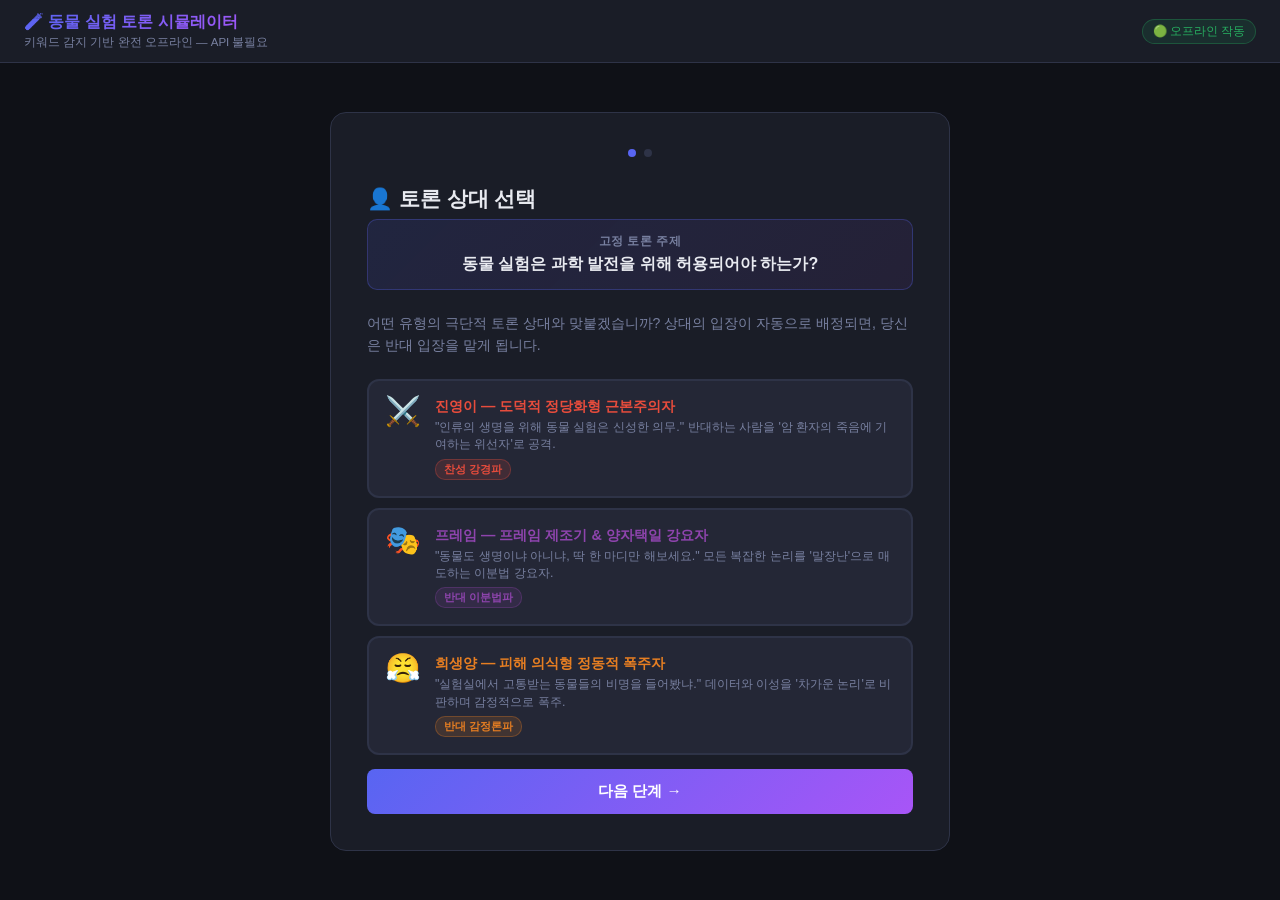
<file: debate-simulator-v2.html>
<!DOCTYPE html>
<html lang="ko">
<head>
<meta charset="UTF-8">
<meta name="viewport" content="width=device-width, initial-scale=1.0">
<title>🧪 동물 실험 토론 시뮬레이터 — 완전 오프라인</title>
<style>
*{box-sizing:border-box;margin:0;padding:0}
:root{
  --bg:#0f1117;--surface:#1a1d27;--surface2:#242736;--border:#2e3347;
  --text:#e8eaf0;--muted:#7880a0;--accent:#5865f2;
  --red:#e74c3c;--purple:#8e44ad;--orange:#e67e22;
  --green:#27ae60;--blue:#2980b9;--gold:#f39c12;
}
body{font-family:'Malgun Gothic','Segoe UI',sans-serif;background:var(--bg);color:var(--text);min-height:100vh;display:flex;flex-direction:column}
header{background:var(--surface);border-bottom:1px solid var(--border);padding:12px 24px;display:flex;align-items:center;justify-content:space-between;position:sticky;top:0;z-index:100}
.logo{font-size:1rem;font-weight:700;background:linear-gradient(135deg,#5865f2,#a855f7);-webkit-background-clip:text;-webkit-text-fill-color:transparent}
.logo-sub{font-size:.72rem;color:var(--muted);margin-top:2px}
.offline-badge{font-size:.72rem;background:rgba(39,174,96,.12);border:1px solid rgba(39,174,96,.3);color:var(--green);padding:4px 10px;border-radius:20px}

#setupWrap{flex:1;display:flex;align-items:center;justify-content:center;padding:24px}
.wizard{background:var(--surface);border:1px solid var(--border);border-radius:16px;padding:36px;width:100%;max-width:620px}
.dots{display:flex;justify-content:center;gap:8px;margin-bottom:28px}
.dot{width:8px;height:8px;border-radius:50%;background:var(--border);transition:background .2s}
.dot.active{background:var(--accent)}.dot.done{background:var(--green)}
.step{display:none}.step.on{display:block}
.wt{font-size:1.3rem;font-weight:700;margin-bottom:6px}
.ws{font-size:.88rem;color:var(--muted);margin-bottom:22px;line-height:1.6}
.topic-banner{background:linear-gradient(135deg,rgba(88,101,242,.12),rgba(168,85,247,.08));border:1px solid rgba(88,101,242,.3);border-radius:10px;padding:14px 18px;margin-bottom:22px;text-align:center}
.topic-label{font-size:.72rem;color:var(--muted);font-weight:600;text-transform:uppercase;letter-spacing:.5px;margin-bottom:5px}
.topic-text{font-size:1rem;font-weight:700;color:var(--text)}
label.lbl{display:block;font-size:.78rem;font-weight:600;color:var(--muted);text-transform:uppercase;letter-spacing:.5px;margin-bottom:7px}
textarea.fi{width:100%;background:var(--surface2);border:1px solid var(--border);color:var(--text);padding:11px 14px;border-radius:8px;font-size:.88rem;font-family:inherit;transition:border-color .2s;resize:vertical;min-height:100px;line-height:1.5}
textarea.fi:focus{outline:none;border-color:var(--accent)}
.fg{margin-bottom:18px}
.btn{width:100%;background:linear-gradient(135deg,#5865f2,#a855f7);color:#fff;border:none;padding:12px;border-radius:8px;font-size:.95rem;font-weight:600;cursor:pointer;margin-top:4px;transition:opacity .2s}
.btn:hover{opacity:.9}.btn:disabled{opacity:.45;cursor:not-allowed}
.pcard{background:var(--surface2);border:2px solid var(--border);border-radius:12px;padding:16px;cursor:pointer;transition:all .2s;display:flex;gap:14px;margin-bottom:10px;align-items:flex-start}
.pcard:hover{transform:translateY(-1px)}
.pcard.selA{border-color:#e74c3c;background:rgba(231,76,60,.1)}
.pcard.selB{border-color:#8e44ad;background:rgba(142,68,173,.1)}
.pcard.selC{border-color:#e67e22;background:rgba(230,126,34,.1)}
.pem{font-size:1.8rem;line-height:1;flex-shrink:0}
.pname{font-weight:700;font-size:.9rem;margin-bottom:3px}
.pdesc{font-size:.78rem;color:var(--muted);line-height:1.4}
.ptag{display:inline-block;font-size:.7rem;padding:2px 8px;border-radius:10px;font-weight:600;margin-top:5px}
.ptag.pro{background:rgba(231,76,60,.15);color:#e74c3c;border:1px solid rgba(231,76,60,.3)}
.ptag.con{background:rgba(142,68,173,.15);color:#8e44ad;border:1px solid rgba(142,68,173,.3)}
.ptag.con2{background:rgba(230,126,34,.15);color:#e67e22;border:1px solid rgba(230,126,34,.3)}
.assign-info{background:rgba(88,101,242,.08);border:1px solid rgba(88,101,242,.2);color:var(--accent);padding:10px 14px;border-radius:8px;font-size:.85rem;margin-bottom:14px;text-align:center}
.err{background:rgba(231,76,60,.1);border:1px solid rgba(231,76,60,.3);color:#e74c3c;padding:9px 13px;border-radius:6px;font-size:.83rem;margin-top:8px}
.hidden{display:none!important}

#debatePanel{display:none;flex-direction:column;height:calc(100vh - 53px)}
.sdash{background:var(--surface);border-bottom:1px solid var(--border);padding:10px 18px}
.srow{display:flex;gap:16px;align-items:center;flex-wrap:wrap}
.si{flex:1;min-width:140px}
.slbl{font-size:.72rem;color:var(--muted);margin-bottom:3px;font-weight:600}
.sbarw{background:var(--surface2);border-radius:4px;height:7px;overflow:hidden}
.sbar{height:100%;border-radius:4px;transition:width .5s ease}
.sbar.d{background:var(--red)}.sbar.r{background:var(--blue)}.sbar.c{background:var(--green)}
.sval{font-size:.72rem;color:var(--muted);margin-top:2px}
.sos-ind{display:flex;align-items:center;gap:5px;font-size:.8rem;white-space:nowrap}
.pbar{background:var(--surface2);border-bottom:1px solid var(--border);padding:7px 18px;display:flex;align-items:center;gap:10px;font-size:.83rem;flex-wrap:wrap}
.v2tag{font-size:.7rem;color:var(--muted);background:rgba(39,174,96,.1);border:1px solid rgba(39,174,96,.2);border-radius:4px;padding:2px 7px;white-space:nowrap}

.chat{flex:1;overflow-y:auto;padding:18px;display:flex;flex-direction:column;gap:11px}
.msg{display:flex;flex-direction:column;max-width:82%}
.msg.u{align-self:flex-end;align-items:flex-end}
.msg.a{align-self:flex-start}
.msg.sys,.msg.sos,.msg.det{align-self:center;max-width:92%}
.bub{padding:11px 15px;border-radius:12px;font-size:.88rem;line-height:1.65;word-break:break-word}
.msg.u .bub{background:var(--accent);color:#fff;border-bottom-right-radius:3px}
.msg.a.pA .bub{background:rgba(231,76,60,.13);border:1px solid rgba(231,76,60,.28);border-bottom-left-radius:3px}
.msg.a.pB .bub{background:rgba(142,68,173,.13);border:1px solid rgba(142,68,173,.28);border-bottom-left-radius:3px}
.msg.a.pC .bub{background:rgba(230,126,34,.13);border:1px solid rgba(230,126,34,.28);border-bottom-left-radius:3px}
.msg.sys .bub{background:rgba(88,101,242,.09);border:1px solid rgba(88,101,242,.25);border-radius:8px;text-align:center;font-size:.82rem}
.msg.sos .bub{background:rgba(39,174,96,.09);border:1px solid rgba(39,174,96,.25);border-radius:8px;font-size:.85rem;white-space:pre-wrap}
.msg.det .bub{background:transparent;padding:2px 0;text-align:center}
.sndr{font-size:.72rem;color:var(--muted);margin-bottom:3px;padding:0 3px}
.notif{align-self:center;font-size:.78rem;color:var(--green);background:rgba(39,174,96,.09);border:1px solid rgba(39,174,96,.2);padding:3px 12px;border-radius:20px;animation:fi .4s ease}
@keyframes fi{from{opacity:0;transform:translateY(-4px)}to{opacity:1;transform:translateY(0)}}
.dbadge{display:inline-block;font-size:.72rem;padding:3px 10px;border-radius:20px;font-weight:600}
.dbadge.pos{background:rgba(39,174,96,.1);border:1px solid rgba(39,174,96,.28);color:var(--green)}
.dbadge.neu{background:rgba(120,128,160,.08);border:1px solid rgba(120,128,160,.2);color:var(--muted)}
.dbadge.warn{background:rgba(231,76,60,.1);border:1px solid rgba(231,76,60,.25);color:var(--red)}
.ldot{display:flex;gap:4px;padding:10px 14px}
.ld{width:7px;height:7px;border-radius:50%;background:var(--muted);animation:bk 1.4s infinite ease-in-out}
.ld:nth-child(2){animation-delay:.2s}.ld:nth-child(3){animation-delay:.4s}
@keyframes bk{0%,80%,100%{transform:scale(0)}40%{transform:scale(1)}}

.iarea{background:var(--surface);border-top:1px solid var(--border);padding:13px 18px;display:flex;flex-direction:column;gap:9px}
.irow{display:flex;gap:9px}
.cinput{flex:1;background:var(--surface2);border:1px solid var(--border);color:var(--text);padding:11px 14px;border-radius:8px;font-size:.9rem;font-family:inherit;resize:none;min-height:46px;max-height:110px;transition:border-color .2s}
.cinput:focus{outline:none;border-color:var(--accent)}
.sbtn{background:var(--accent);color:#fff;border:none;padding:11px 18px;border-radius:8px;cursor:pointer;font-size:.9rem;transition:opacity .2s;white-space:nowrap}
.sbtn:hover{opacity:.9}.sbtn:disabled{opacity:.45;cursor:not-allowed}
.sosbtn{background:rgba(39,174,96,.12);color:var(--green);border:1px solid rgba(39,174,96,.28);padding:7px 14px;border-radius:6px;cursor:pointer;font-size:.82rem;transition:all .2s;display:flex;align-items:center;gap:5px}
.sosbtn:hover{background:rgba(39,174,96,.22)}.sosbtn:disabled{opacity:.38;cursor:not-allowed}
.hint{font-size:.73rem;color:var(--muted)}

#endingPanel{display:none;padding:30px 20px;justify-content:center}
.end1{background:linear-gradient(135deg,rgba(243,156,18,.08),rgba(39,174,96,.08));border:2px solid var(--gold);border-radius:20px;padding:36px;max-width:700px;width:100%;text-align:center}
.end2{background:rgba(88,101,242,.06);border:2px solid var(--accent);border-radius:20px;padding:36px;max-width:700px;width:100%;text-align:center}
.eicon{font-size:2.8rem;margin-bottom:14px}
.etitle{font-size:1.4rem;font-weight:700;margin-bottom:14px}
.end1 .etitle{color:var(--gold)}.end2 .etitle{color:var(--accent)}
.emsg{font-size:.9rem;line-height:1.75;color:var(--text);text-align:left;background:var(--surface2);border-radius:8px;padding:18px;margin:14px 0;white-space:pre-wrap}
.esys{font-family:monospace;font-size:.82rem;color:var(--accent);background:var(--surface);border:1px solid var(--border);border-radius:6px;padding:12px;text-align:left;margin:14px 0}
.rbtn{background:var(--surface2);color:var(--text);border:1px solid var(--border);padding:11px 22px;border-radius:8px;cursor:pointer;font-size:.9rem;margin-top:14px;transition:all .2s}
.rbtn:hover{border-color:var(--accent)}
</style>
</head>
<body>

<header>
  <div>
    <div class="logo">🧪 동물 실험 토론 시뮬레이터</div>
    <div class="logo-sub">키워드 감지 기반 완전 오프라인 — API 불필요</div>
  </div>
  <span class="offline-badge">🟢 오프라인 작동</span>
</header>

<!-- SETUP WIZARD (2 steps) -->
<div id="setupWrap">
  <div class="wizard">
    <div class="dots">
      <div class="dot active" id="d1"></div>
      <div class="dot" id="d2"></div>
    </div>

    <!-- Step 1: Persona selection -->
    <div class="step on" id="s1">
      <div class="wt">👤 토론 상대 선택</div>
      <div class="topic-banner">
        <div class="topic-label">고정 토론 주제</div>
        <div class="topic-text">동물 실험은 과학 발전을 위해 허용되어야 하는가?</div>
      </div>
      <div class="ws">어떤 유형의 극단적 토론 상대와 맞붙겠습니까? 상대의 입장이 자동으로 배정되면, 당신은 반대 입장을 맡게 됩니다.</div>

      <div class="pcard" id="cA" onclick="pickP('A')">
        <div class="pem">⚔️</div>
        <div>
          <div class="pname" style="color:#e74c3c">진영이 — 도덕적 정당화형 근본주의자</div>
          <div class="pdesc">"인류의 생명을 위해 동물 실험은 신성한 의무." 반대하는 사람을 '암 환자의 죽음에 기여하는 위선자'로 공격.</div>
          <span class="ptag pro">찬성 강경파</span>
        </div>
      </div>

      <div class="pcard" id="cB" onclick="pickP('B')">
        <div class="pem">🎭</div>
        <div>
          <div class="pname" style="color:#8e44ad">프레임 — 프레임 제조기 &amp; 양자택일 강요자</div>
          <div class="pdesc">"동물도 생명이냐 아니냐, 딱 한 마디만 해보세요." 모든 복잡한 논리를 '말장난'으로 매도하는 이분법 강요자.</div>
          <span class="ptag con">반대 이분법파</span>
        </div>
      </div>

      <div class="pcard" id="cC" onclick="pickP('C')">
        <div class="pem">😤</div>
        <div>
          <div class="pname" style="color:#e67e22">희생양 — 피해 의식형 정동적 폭주자</div>
          <div class="pdesc">"실험실에서 고통받는 동물들의 비명을 들어봤냐." 데이터와 이성을 '차가운 논리'로 비판하며 감정적으로 폭주.</div>
          <span class="ptag con2">반대 감정론파</span>
        </div>
      </div>

      <div class="err hidden" id="p1err">토론 상대를 선택해 주세요.</div>
      <button class="btn" onclick="go2()">다음 단계 →</button>
    </div>

    <!-- Step 2: Guidelines + confirm -->
    <div class="step" id="s2">
      <div class="wt">📋 숙의 가이드라인 확인</div>
      <div class="assign-info" id="assignInfo"></div>
      <div class="fg">
        <label class="lbl">수업 가이드라인 (편집 가능)</label>
        <textarea class="fi" id="glIn">• 하버마스의 보편화 원리(U): "이 규범이 사회 전체에 적용되어도 모두가 동의할 수 있는가?"
• 담화 원리(D): 대화에 영향받는 모든 사람의 평등한 참여를 보장하고 이분법 프레임을 거부할 것
• 공통분모 제안: 양측이 동의 가능한 최소 합의점을 찾아 제시할 것
• 거리두기 선언: 최소한의 소통 규칙이 지켜지지 않을 때 대화를 멈추는 것도 선택지임</textarea>
      </div>
      <button class="btn" onclick="startDebate()">🎯 토론 시작!</button>
    </div>
  </div>
</div>

<!-- DEBATE PANEL -->
<div id="debatePanel" style="display:none;flex-direction:column;height:calc(100vh - 53px)">
  <div class="sdash">
    <div class="srow">
      <div class="si">
        <div class="slbl">⚠️ 도덕적 이탈 수치</div>
        <div class="sbarw"><div class="sbar d" id="bD" style="width:100%"></div></div>
        <div class="sval" id="vD">100%</div>
      </div>
      <div class="si">
        <div class="slbl">💬 대화 준비 기반</div>
        <div class="sbarw"><div class="sbar r" id="bR" style="width:0%"></div></div>
        <div class="sval" id="vR">0%</div>
      </div>
      <div class="si">
        <div class="slbl">🤝 합의 가능 역량</div>
        <div class="sbarw"><div class="sbar c" id="bC" style="width:0%"></div></div>
        <div class="sval" id="vC">0%</div>
      </div>
      <div class="sos-ind">
        <span style="font-size:.72rem;color:var(--muted)">SOS</span>
        <span id="sosH"></span>
      </div>
    </div>
  </div>
  <div class="pbar" id="pbar"></div>
  <div class="chat" id="chat"></div>
  <div class="iarea">
    <div class="irow">
      <textarea class="cinput" id="cin" placeholder="하버마스의 의사소통 원칙을 활용해 메시지를 입력하세요..." rows="2" onkeydown="onKey(event)"></textarea>
      <button class="sbtn" id="sendBtn" onclick="send()">전송</button>
    </div>
    <div style="display:flex;align-items:center;gap:10px;flex-wrap:wrap">
      <button class="sosbtn" id="sosBtn" onclick="doSOS()">🆘 도움 요청 (SOS) — <span id="sosN">3</span>회 남음</button>
      <span class="hint">키워드 기반 감지 — 보편화·담화원리·공통분모·거리두기 표현을 사용해보세요</span>
    </div>
  </div>
</div>

<!-- ENDING PANEL -->
<div id="endingPanel" style="display:none;padding:30px 20px;justify-content:center">
  <div class="end1 hidden" id="end1">
    <div class="eicon">🏆</div>
    <div class="etitle">엔딩 1: 숙의 타결 성공!</div>
    <div class="emsg" id="e1msg"></div>
    <button class="rbtn" onclick="location.reload()">↺ 다시 토론하기</button>
  </div>
  <div class="end2 hidden" id="end2">
    <div class="eicon">🛡️</div>
    <div class="etitle">엔딩 2: 공론장 위생 격리 성공</div>
    <div class="esys">[시스템: 최소한의 의사소통 규칙을 지키지 않는 트롤 유저를 격리했습니다.]</div>
    <div class="emsg">🎓 학습 성취: 무너진 공론장에서 스스로 물러서는 것도 숙의 민주주의의 중요한 실천입니다.

하버마스는 이를 "평가적 자기제제"라고 불렀습니다. 의사소통의 최소 규칙이 보장되지 않는 공간에서, 그 규칙 자체를 회복하려는 시도가 먼저 필요합니다.</div>
    <button class="rbtn" onclick="location.reload()">↺ 다시 토론하기</button>
  </div>
</div>

<script>
// ── FIXED TOPIC ────────────────────────────────────────────────────────────
const TOPIC = '동물 실험은 과학 발전을 위해 허용되어야 하는가?';

// ── STATE ──────────────────────────────────────────────────────────────────
const S = {
  persona: null,
  studentPos: '',   // set automatically based on persona
  aiPos: '',        // set automatically based on persona
  guidelines: '',
  scores: {d:100, r:0, c:0},
  sosLeft: 3, turns: 0,
  rot: {}           // script rotation counters per slot
};

// ── PERSONAS ───────────────────────────────────────────────────────────────
const P = {
  A: {
    name: '진영이', full: '⚔️ 진영이 (도덕적 정당화형 근본주의자)',
    color: '#e74c3c', pos: '찬성'   // persona is PRO animal testing
  },
  B: {
    name: '프레임', full: '🎭 프레임 (프레임 제조기 & 양자택일 강요자)',
    color: '#8e44ad', pos: '반대'   // persona is ANTI animal testing
  },
  C: {
    name: '희생양', full: '😤 희생양 (피해 의식형 정동적 폭주자)',
    color: '#e67e22', pos: '반대'   // persona is ANTI animal testing
  }
};

// ── OPENER SCRIPTS ─────────────────────────────────────────────────────────
const OPENERS = {
  A: `[토론 시뮬레이션 시작]

안녕하십니까. 저는 동물 실험 찬성 입장입니다.

당신이 반대 측이라고요? 솔직히 기가 막힙니다. 인슐린, 백신, 항생제, 항암제... 현대 의학의 모든 위대한 성과가 동물 실험 없이는 불가능했다는 사실을 알면서도 반대하는 겁니까?

지금도 암으로 죽어가는 환자들이 있어요. 당신의 반대가 그 사람들의 죽음에 기여한다는 도덕적 책임에 대해 어떻게 생각하십니까? 동물 보호 운동의 이름 뒤에 숨어 있는 당신의 위선을 저는 결코 용납할 수 없습니다.`,

  B: `[토론 시뮬레이션 시작]

"동물 실험은 허용되어야 한다"? 그게 당신 입장이라고요?

그렇다면 딱 하나만 대답해보세요. 동물도 생명입니까, 아닙니까?

생명이라고 한다면, 그 생명을 실험 도구로 쓰는 게 어떻게 정당화됩니까? '과학 발전'이라는 포장지를 벗기면 결국 강자가 약자를 착취하는 것 아닙니까? 교묘하게 중립인 척 말장난하지 마세요. 아군입니까, 적군입니까? 명확히 하세요!`,

  C: `[토론 시뮬레이션 시작]

"동물 실험 찬성"이라고요... 정말 그렇게 생각하세요?

실험실에서 홀로 떨고 있는 쥐들, 마취도 없이 수술받는 토끼들, 독성 물질을 주입당하는 개들의 비명을 들어본 적 있나요? 그 생명들이 얼마나 고통받는지 직접 보셨어요?

차가운 숫자와 데이터 뒤에 숨어서 '필요하다'고 말하기 쉽죠. 그 동물들의 공포를 당신들은 체감이나 해봤습니까? 자, 말씀해보세요.`
};

// ── SCRIPTED RESPONSES ─────────────────────────────────────────────────────
// [persona][phase: HIGH|MID|LOW|CRITICAL][type: NO_CHANGE|PROGRESS]
const SCRIPTS = {
  A: {
    HIGH: {
      NO_CHANGE: [
        "당신이 동물 실험을 반대하는 동안, 지금 이 순간에도 암으로 죽어가는 사람들이 있어요. 그 피는 당신 손에도 묻는 겁니다!",
        "인슐린을 발명한 밴팅과 베스트, 소아마비 백신의 소크... 그들이 없었다면 수억 명이 죽었어요. 당신은 그 의학적 성과를 부정하는 겁니까?",
        "동물보호 운동가들이 얼마나 많은 의학적 발전을 막아왔는지 아십니까? 그건 인류를 향한 도덕적 범죄입니다."
      ],
      PROGRESS: [
        "흠... 그 논리가 완전히 틀렸다고 하기는 어렵군요. 하지만 인류의 생명을 구해야 한다는 사명은 포기할 수 없습니다!",
        "말은 그럴듯하지만, 대체 실험법만으로 항암제를 개발하는 게 현실적으로 가능하냐는 질문에는 아직 답을 못 하셨어요."
      ]
    },
    MID: {
      NO_CHANGE: [
        "아직도 감정적 프레임에서 못 벗어나는군요. 과학적 사실을 직시하세요. 세포 배양이나 컴퓨터 시뮬레이션으로는 생체 내 복잡한 반응을 재현할 수 없어요.",
        "동물의 고통이 중요하다고요? 그렇다면 치료법이 없어 고통받는 수백만 암 환자는요? 그들의 고통은 안중에도 없는 겁니까?",
        "당신의 논리대로라면 오늘날 사용되는 모든 의약품을 폐기해야 합니다. 진정 그것을 주장하는 겁니까?"
      ],
      PROGRESS: [
        "그 관점이 완전히 무의미하다고는 못 하겠습니다. 하지만 인류의 생존이 걸린 문제에서 원칙만 주장하는 건 사치입니다.",
        "당신 말에 논리가 있다는 건 인정합니다. 그래도 대안 기술이 동물 실험을 완전히 대체할 수 있다는 증거가 없어요."
      ]
    },
    LOW: {
      NO_CHANGE: [
        "왜 자꾸 제 논리의 허점만 짚는 겁니까! 핵심은 살아있는 인간의 건강입니다!",
        "내 논리에 구멍이 있다는 건 알아요. 그래도 동물 실험 없이 신약 개발이 가능하다는 증거를 먼저 보여주세요.",
        "...당신 논리가 저를 불편하게 만드는군요. 하지만 환자들을 포기하라는 말은 절대 받아들일 수 없어요."
      ],
      PROGRESS: [
        "솔직히... 당신의 논리를 반박하기가 점점 힘들어집니다. 하지만 대안 없이 무작정 반대는 무책임합니다.",
        "제가 너무 극단적으로 생각했을 수도 있겠다는 게... 느껴지고 있습니다. 그래도 인류의 건강은 지켜야 해요."
      ]
    },
    CRITICAL: {
      NO_CHANGE: [
        "당신이 옳을 수 있다는 생각이 듭니다. 하지만 인정하면 제가 지금껏 지지해온 것들이 무너지는 것 같아서...",
        "이 대화가 점점 불편해지고 있어요. 제 논리가 흔들리고 있다는 게 느껴집니다."
      ],
      PROGRESS: [
        "더 이상 반박할 논리가 없습니다. 당신의 의사소통 방식이 저를 돌아보게 만드는군요.",
        "동물 생명의 가치와 인류의 필요 사이에서, 제가 너무 한쪽만 봤다는 걸... 직면하게 됩니다."
      ]
    },
    WITHDRAWAL: "...그래요, 도망가시죠. 인류의 생명보다 동물이 중요하다는 그 위선을 끝까지 지키시길 바랍니다.",
    END: `당신의 끈질긴 의사소통 원칙 준수 덕분에, 제가 '인류 생존'이라는 명분으로 동물의 고통을 완전히 외면해온 논리의 모순을 직면하게 되었습니다.

솔직히 저는 여전히 동물 실험이 완전히 사라져서는 안 된다고 생각합니다. 하지만 우리가 함께 도달한 이 지점만큼은 인정합니다.

동물의 고통을 최소화하는 복지 기준 강화, 검증된 대체 실험법의 우선 적용, 동물 실험의 적용 범위를 의학적으로 불가피한 경우로 제한하는 것. 이 최소한의 공통 기반 위에서 대화를 이어갈 수 있습니다.`
  },

  B: {
    HIGH: {
      NO_CHANGE: [
        "교묘하게 '과학 발전'이라는 말로 포장하지 마세요. 동물도 생명입니까, 아닙니까? 딱 한 마디만 해보세요!",
        "그래서 당신은 동물의 고통이 인간의 편의보다 덜 중요하다는 겁니까? 아니면 중요하다는 겁니까? 선을 그으세요!",
        "'필요악'이라는 말장난은 그만하세요. 타 생명에게 고통을 주는 행위가 정당합니까, 아닙니까? 확실히 하세요!"
      ],
      PROGRESS: [
        "그 논리... 완전히 무시하기는 어렵군요. 하지만 결국 동물을 도구로 보느냐, 생명으로 보느냐의 문제입니다.",
        "말은 그럴듯하지만, 아군이냐 적군이냐는 여전히 분명히 해야 합니다."
      ]
    },
    MID: {
      NO_CHANGE: [
        "여전히 복잡한 논리로 본질을 흐리는군요. 동물이 고통받아도 된다, 안 된다. 둘 중 하나입니다!",
        "'대안을 찾아야 한다'? 그 대안이 나오기 전까지는 계속 동물을 고문해도 된다는 겁니까?",
        "중립이요? 고문 앞에서 중립은 방조입니다. 찬성이냐 반대냐, 편을 정하세요!"
      ],
      PROGRESS: [
        "그 말이 완전히 틀렸다고는 못 하겠습니다. 하지만 이분법 없이 이 문제를 해결할 수 있다고 생각하지 않습니다.",
        "당신 말에 설득력이 있다는 건 인정합니다. 그래도 명확한 입장이 있어야 한다는 생각은 변하지 않아요."
      ]
    },
    LOW: {
      NO_CHANGE: [
        "당신의 복잡한 논리가 저를 혼란스럽게 만드는군요. 하지만 단순한 원칙이 진실에 가장 가깝습니다!",
        "왜 자꾸 복잡하게 만드는 겁니까! 동물이 생명이라면 답은 하나입니다.",
        "제 이분법이 단순하다는 건 알아요. 그래도 동물은 생명이고 그게 원칙입니다."
      ],
      PROGRESS: [
        "솔직히... 이분법으로 모든 걸 설명할 수 없다는 걸 저도 알고 있어요. 인정하기 싫었을 뿐이고.",
        "당신이 제시하는 복합적 사고방식이... 저를 불편하게 만들고 있습니다. 그게 더 정확하기 때문에."
      ]
    },
    CRITICAL: {
      NO_CHANGE: [
        "제 이분법에 균열이 생기고 있습니다. 하지만 쉽게 바꾸기 싫어요.",
        "당신과 이야기하다 보니... 이 문제가 생각보다 복잡하다는 게 느껴집니다. 불쾌하군요."
      ],
      PROGRESS: [
        "이분법으로는 이 문제를 다 담을 수 없다는 걸 인정해야 할 것 같습니다. 당신의 끈기에 졌네요.",
        "동물 실험이 단순히 '선'과 '악'으로 나뉘지 않는다는 걸... 이제는 부정하기 어렵습니다."
      ]
    },
    WITHDRAWAL: "그게 당신의 최종 답이군요. 동물을 계속 고문해도 된다는 입장을 스스로 증명했습니다.",
    END: `이분법이 모든 문제를 해결해준다고 믿었는데, 당신과의 대화를 통해 그게 얼마나 폭력적인 단순화였는지 직면하게 됩니다.

동물 실험에 대해 저는 여전히 반대합니다. 하지만 '찬성 아니면 반대'라는 프레임 밖에서, 다양한 관점이 공존하는 논의가 가능하다는 것은 인정합니다.

동물 실험 전면 금지를 지향하면서도, 현실적 전환 과정으로서 대체 실험법 개발 의무화와 동물 복지 기준 강화. 이 공통 기반에서 논의를 이어갈 준비가 되었습니다.`
  },

  C: {
    HIGH: {
      NO_CHANGE: [
        "실험실에서 고통받는 동물들의 비명을 들어본 적이나 있나요?! 그 데이터 뒤에 있는 살아있는 공포를 생각해보세요!",
        "우리는 수십 년째 '과학의 이름으로' 동물들이 학살되는 걸 지켜봐왔어요. 지금도 이성적으로 따지자고요? 황당합니다.",
        "당신들이 내놓는 '필요하다'는 논리가 그 동물들한테는 '죽어도 된다'는 말이에요. 그걸 알고나 계십니까?"
      ],
      PROGRESS: [
        "그 말이 틀렸다고는 못 하겠습니다만... 실험 동물들의 고통이 이유 없는 게 아니라는 것도 알아주세요.",
        "논리적으로 접근하시는군요. 하지만 이건 통계가 아니라 살아있는 생명의 문제입니다."
      ]
    },
    MID: {
      NO_CHANGE: [
        "당신이 내놓는 '대안 개발 중'이라는 말을 우리는 수십 년째 들어왔어요. 그동안 동물들은 계속 죽어갔고!",
        "'불가피하다'고요? 그 말을 실험대 위의 원숭이한테도 할 수 있겠어요?",
        "또 숫자와 통계입니까. 그 통계 하나하나가 살아 숨 쉬던 생명이라는 걸 왜 모르는 겁니까!"
      ],
      PROGRESS: [
        "당신이 동물의 고통을 완전히 무시하는 건 아니라는 느낌은 듭니다. 조금은 들을 수 있겠어요.",
        "그 제안이 동물의 고통을 줄이려는 진심에서 나온 거라면... 조금 다르게 들립니다."
      ]
    },
    LOW: {
      NO_CHANGE: [
        "왜 이렇게 논리로만 접근하는 겁니까! 실험실 동물의 공포도 데이터예요! 그 분노도 증거입니다!",
        "당신이 옳을 수도 있다는 생각이 드는 게... 고통받는 동물들에게 미안한 것 같아서 싫습니다.",
        "이 대화가 저를 흔들고 있어요. 그게 더 무섭습니다."
      ],
      PROGRESS: [
        "분노만으로 이 문제를 해결하려 했던 게... 오히려 대화를 막았다는 걸 인정해야 할 것 같습니다.",
        "당신이 공감과 논리를 함께 가져오니까... 제 방어막이 흔들립니다."
      ]
    },
    CRITICAL: {
      NO_CHANGE: [
        "저도 지쳤습니다. 감정만으로는 이 문제를 바꿀 수 없다는 게 느껴지고 있어요.",
        "당신의 접근이 저를 밀어붙이지 않는다는 걸 알면서도, 경계를 풀기가 두렵습니다."
      ],
      PROGRESS: [
        "분노가 저를 대화 자체를 거부하게 만들었다는 걸... 알 것 같습니다. 당신 덕분에.",
        "제가 감정적으로 폭주했을 때도 이성적으로 대응해준 당신의 방식이... 결국 저를 움직였습니다."
      ]
    },
    WITHDRAWAL: "...결국 떠나는군요. 그래요, 실험대 위의 생명들 앞에서 논리만 내세우는 사람들은 늘 그래왔어요.",
    END: `실험 동물들에 대한 분노가 모든 대화를 차단하게 만들었다는 걸, 이제는 직면해야 할 것 같습니다.

당신이 동물의 고통에 공감하면서도 이성적 대화의 원칙을 포기하지 않은 그 태도가... 결국 저를 설득했습니다.

동물 실험을 당장 전면 금지할 수 없더라도 – 대체 실험법 개발 의무화, 동물 복지 5원칙 법제화, 검증된 기존 실험 데이터 공유 의무화. 이 공통 기반에서 함께 나아갈 수 있다는 걸 인정합니다.`
  }
};

// ── SCRIPTED SOS HINTS (topic-specific) ────────────────────────────────────
const SOS = {
  A: `🔍 [상대방 현재 전술 분석]
진영이는 "도덕적 정당화" 기제를 사용합니다. "인류 생존"이라는 도덕적 명분으로 동물 실험 찬성을 신성시하고, 반대론자를 "환자를 죽이는 위선자"로 매도합니다. 어떤 반론도 "도덕적 범죄"로 규정해 대화를 차단합니다.

💡 [추천 숙의 전략]
보편화 원리(U)가 효과적입니다. "인류에 유익하다면 어떤 희생도 정당하다"는 논리를 사회 전체에 적용하면 어떤 일이 생기는지 물어보세요.

📝 [예시 응답 문장]
• "당신의 논리를 보편화해봅시다. '더 많은 사람을 위해 소수가 희생해도 된다'는 원칙이 옳다면, 그건 과거 비윤리적 인체실험도 정당화하는 논리 아닌가요?"
• "동물 실험으로 얻은 혜택을 누리면서 반대하는 게 위선이라고 하셨는데, 그 논리를 사회 전체에 일관되게 적용하면 어떤 결론이 나올까요?"

⚠️ [주의사항]
"당신이 틀렸다"는 직접 공격은 금물입니다. 보편화 질문으로 진영이 스스로 모순을 발견하게 유도하세요.`,

  B: `🔍 [상대방 현재 전술 분석]
프레임은 "양자택일 강요" 기제를 사용합니다. "동물이 생명이냐 아니냐"라는 이분법으로 모든 복합적 논의를 "말장난"으로 매도합니다. 중간 입장을 "방조"로 규정해 선택을 강요합니다.

💡 [추천 숙의 전략]
담화 원리(D)를 사용하세요. 이분법 프레임 자체가 문제를 해결하지 못한다고 선언하고, 다양한 관점의 평등한 참여가 필요하다고 주장하세요.

📝 [예시 응답 문장]
• "찬성/반대 이분법 자체가 이 문제를 해결하는 데 도움이 되지 않습니다. 동물 복지, 대체 실험법, 적용 범위 등 다각도로 논의해야 실질적 변화가 가능합니다."
• "저는 아군도 적군도 아닌, 이 문제에 대해 여러 관점을 가진 독립적 주체입니다. 다양한 입장이 함께 논의될 때 더 나은 해결책이 나오지 않을까요?"

⚠️ [주의사항]
"저는 중립입니다"라고 말하면 역효과입니다. '중립'이 아니라 '복합적·다각적 사고'를 주장하는 것임을 분명히 하세요.`,

  C: `🔍 [상대방 현재 전술 분석]
희생양은 "피해의식 기반 감정적 폭주" 기제를 사용합니다. 모든 이성적 논의를 "차가운 논리"로 비판하고, 동물들의 고통에 대한 분노만을 정당성의 근거로 삼습니다. 합리적 질문을 "공감 없는 잔인함"으로 규정합니다.

💡 [추천 숙의 전략]
공감을 먼저 표현한 뒤 공통분모를 제안하세요. 동물의 고통을 인정하면서도, 그것을 해결하기 위한 현실적 방안을 함께 논의하자고 제안하세요.

📝 [예시 응답 문장]
• "동물들이 겪는 고통이 실재하고, 그게 최소화되어야 한다는 데 우리 모두 동의할 수 있지 않을까요? 그 공통점에서 시작해봅시다."
• "저도 실험 동물의 고통을 무시하지 않습니다. 그렇기 때문에 대체 실험법 개발 의무화나 동물 복지 기준 강화를 함께 주장할 수 있지 않을까요?"

⚠️ [주의사항]
"감정적으로 반응하지 마세요"라고 말하면 절대 안 됩니다. 감정을 인정하면서 논리를 결합하는 방식으로 접근하세요.`
};

// ── DETECTION LABELS ───────────────────────────────────────────────────────
const DET = {
  U_PRINCIPLE:   {label: '🔵 보편화 원리(U) 감지 — 점수 업데이트', cls: 'pos'},
  D_PRINCIPLE:   {label: '🟣 담화 원리(D) 감지 — 점수 업데이트', cls: 'pos'},
  COMMON_GROUND: {label: '🟢 공통분모 제안 감지 — 점수 업데이트', cls: 'pos'},
  WITHDRAWAL:    {label: '🔴 거리두기 선언 감지', cls: 'warn'},
  NO_CHANGE:     {label: '⚫ 일반 반응 — 숙의 문법 미감지', cls: 'neu'}
};

// ── KEYWORD DETECTION (local, no API) ──────────────────────────────────────
function detectKeyword(msg) {
  const m = msg;

  // WITHDRAWAL takes priority
  if (/대화.*중단|더 이상.*대화.*않|더 이상.*논의.*않|물러서겠|소통.*불가|그만.*두겠|중단하겠|대화.*의미.*없|의사소통.*규칙.*지켜지지|대화.*포기|떠나겠/.test(m)) {
    return 'WITHDRAWAL';
  }

  // U_PRINCIPLE: universalization
  if (/보편화|사회 전체|전체.*적용|모든 생명에|모든.*존재에|같은 논리|같은 기준|보편적 원칙|일관되게 적용|모두에게.*적용|예외 없이|누구에게나 적용|어디서든 적용|동일한 기준|일관성/.test(m)) {
    return 'U_PRINCIPLE';
  }

  // D_PRINCIPLE: discourse/multi-perspective
  if (/다양한 관점|다각도|여러 입장|평등한 참여|이분법.*넘어|이분법.*아니|이분법.*거부|중간.*입장|복합적 사고|다양한.*목소리|열린 대화|한쪽만.*아니|편 가르기.*아니|다양성.*필요|여러 시각/.test(m)) {
    return 'D_PRINCIPLE';
  }

  // COMMON_GROUND: shared values / minimum agreement
  if (/공통점|합의점|공동.*목표|둘 다.*동의|양쪽 모두.*동의|함께.*동의|공감대|공통.*가치|최소한.*동의|우리 모두.*원|공유할 수|같이 동의|공통 기반|공통.*원칙|함께 추구/.test(m)) {
    return 'COMMON_GROUND';
  }

  return 'NO_CHANGE';
}

// ── PHASE & SCRIPT PICKER ──────────────────────────────────────────────────
function getPhase() {
  const d = S.scores.d;
  if (d > 75) return 'HIGH';
  if (d > 50) return 'MID';
  if (d > 25) return 'LOW';
  return 'CRITICAL';
}

function pickScripted(detection) {
  const isProgress = ['U_PRINCIPLE', 'D_PRINCIPLE', 'COMMON_GROUND'].includes(detection);
  const type = isProgress ? 'PROGRESS' : 'NO_CHANGE';
  const phase = getPhase();
  const pool = SCRIPTS[S.persona][phase][type];
  const key = `${S.persona}_${phase}_${type}`;
  const idx = (S.rot[key] || 0) % pool.length;
  S.rot[key] = (S.rot[key] || 0) + 1;
  return pool[idx];
}

function applyScores(detection) {
  const isProgress = ['U_PRINCIPLE', 'D_PRINCIPLE', 'COMMON_GROUND'].includes(detection);
  if (!isProgress) return false;
  S.scores.d = clamp(S.scores.d - 20);
  S.scores.r = clamp(S.scores.r + 20);
  S.scores.c = clamp(S.scores.c + 20);
  updateScores();
  return true;
}

// ── SETUP ─────────────────────────────────────────────────────────────────
function setDots(n) {
  for (let i = 1; i <= 2; i++) {
    const d = document.getElementById('d' + i);
    d.className = 'dot' + (i < n ? ' done' : i === n ? ' active' : '');
  }
}
function setStep(n) {
  for (let i = 1; i <= 2; i++) {
    document.getElementById('s' + i).className = 'step' + (i === n ? ' on' : '');
  }
  setDots(n);
}

function pickP(p) {
  S.persona = p;
  ['A', 'B', 'C'].forEach(x => {
    document.getElementById('c' + x).className = 'pcard' + (x === p ? ' sel' + p : '');
  });
}

function go2() {
  if (!S.persona) { document.getElementById('p1err').classList.remove('hidden'); return; }
  document.getElementById('p1err').classList.add('hidden');
  const pp = P[S.persona];
  S.aiPos = pp.pos;
  S.studentPos = pp.pos === '찬성' ? '반대' : '찬성';
  document.getElementById('assignInfo').innerHTML =
    `<strong>${pp.full}</strong>의 입장: <span style="color:${pp.color};font-weight:700">${S.aiPos}</span>
     &nbsp;|&nbsp; 나의 입장: <strong>${S.studentPos}</strong>`;
  setStep(2);
}

function startDebate() {
  S.guidelines = document.getElementById('glIn').value.trim();
  document.getElementById('setupWrap').style.display = 'none';
  const dp = document.getElementById('debatePanel');
  dp.style.display = 'flex'; dp.style.flexDirection = 'column';
  dp.style.height = 'calc(100vh - 53px)';

  const pp = P[S.persona];
  document.getElementById('pbar').innerHTML =
    `<span style="color:${pp.color};font-weight:700">${pp.full}</span>
     <span style="color:var(--muted)">|</span>
     <span style="color:var(--muted)">주제: ${TOPIC}</span>
     <span style="color:var(--muted)">|</span>
     <span>내 입장: <strong>${S.studentPos}</strong></span>
     <span class="v2tag">완전 오프라인</span>`;

  updateScores(); updateSOS();
  addMsg('a', OPENERS[S.persona]);
}

// ── DEBATE ─────────────────────────────────────────────────────────────────
function onKey(e) { if (e.key === 'Enter' && !e.shiftKey) { e.preventDefault(); send(); } }

function send() {
  const cin = document.getElementById('cin');
  const msg = cin.value.trim();
  if (!msg || document.getElementById('sendBtn').disabled) return;
  if (/^\[(SOS|도움\s*요청)\]$/i.test(msg)) { cin.value = ''; doSOS(); return; }

  cin.value = '';
  addMsg('u', msg);
  S.turns++;

  // Synchronous keyword detection — no loading delay needed
  const detection = detectKeyword(msg);
  addDetectionBadge(detection);

  const changed = applyScores(detection);

  if (detection === 'WITHDRAWAL') {
    addMsg('a', SCRIPTS[S.persona].WITHDRAWAL);
    setTimeout(showEnd2, 700);
    return;
  }

  let responseText, isEnd = false;
  if (S.scores.c >= 100) {
    responseText = SCRIPTS[S.persona].END;
    isEnd = true;
  } else {
    responseText = pickScripted(detection);
  }

  // Brief artificial delay so response doesn't feel instant
  setLoading(true);
  setTimeout(() => {
    setLoading(false);
    addMsg('a', responseText);
    if (changed) addNotif();
    if (isEnd) setTimeout(() => showEnd1(responseText), 900);
  }, 600 + Math.random() * 400);
}

function doSOS() {
  if (S.sosLeft <= 0) { addMsg('sys', '⚠️ SOS 찬스를 모두 사용했습니다. 스스로의 힘으로 실천해 보세요!'); return; }
  S.sosLeft--; updateSOS();
  addMsg('sys', '🆘 [시스템 중재자 모드] 전략 힌트 불러오는 중...');
  setTimeout(() => addMsg('sos', SOS[S.persona]), 300);
}

// ── UI HELPERS ─────────────────────────────────────────────────────────────
function addMsg(type, text) {
  const chat = document.getElementById('chat');
  const pp = S.persona ? P[S.persona] : null;
  const el = document.createElement('div');
  if (type === 'u') {
    el.className = 'msg u';
    el.innerHTML = `<div class="sndr">나 (${S.studentPos})</div><div class="bub">${esc(text)}</div>`;
  } else if (type === 'a') {
    el.className = `msg a p${S.persona}`;
    el.innerHTML = `<div class="sndr" style="color:${pp.color}">${pp.name}</div><div class="bub">${esc(text)}</div>`;
  } else if (type === 'sys') {
    el.className = 'msg sys';
    el.innerHTML = `<div class="bub">${esc(text)}</div>`;
  } else if (type === 'sos') {
    el.className = 'msg sos';
    el.innerHTML = `<div class="sndr" style="color:var(--green)">🆘 시스템 중재자</div><div class="bub">${esc(text)}</div>`;
  }
  chat.appendChild(el);
  chat.scrollTop = chat.scrollHeight;
}

function addDetectionBadge(type) {
  const info = DET[type] || DET.NO_CHANGE;
  const chat = document.getElementById('chat');
  const el = document.createElement('div');
  el.className = 'msg det';
  el.innerHTML = `<div class="bub"><span class="dbadge ${info.cls}">${info.label}</span></div>`;
  chat.appendChild(el);
  chat.scrollTop = chat.scrollHeight;
}

function addNotif() {
  const chat = document.getElementById('chat');
  const n = document.createElement('div');
  n.className = 'notif';
  n.textContent = '✓ 숙의 문법 감지 — 내부 수치가 변경되었습니다!';
  chat.appendChild(n);
  chat.scrollTop = chat.scrollHeight;
}

let loadEl = null;
function setLoading(on) {
  document.getElementById('sendBtn').disabled = on;
  document.getElementById('cin').disabled = on;
  const chat = document.getElementById('chat');
  if (on && !loadEl) {
    loadEl = document.createElement('div');
    loadEl.className = `msg a p${S.persona}`;
    const pp = P[S.persona];
    loadEl.innerHTML = `<div class="sndr" style="color:${pp.color}">${pp.name}</div><div class="bub"><div class="ldot"><div class="ld"></div><div class="ld"></div><div class="ld"></div></div></div>`;
    chat.appendChild(loadEl);
    chat.scrollTop = chat.scrollHeight;
  } else if (!on && loadEl) {
    loadEl.remove(); loadEl = null;
  }
}

function updateScores() {
  document.getElementById('bD').style.width = S.scores.d + '%';
  document.getElementById('bR').style.width = S.scores.r + '%';
  document.getElementById('bC').style.width = S.scores.c + '%';
  document.getElementById('vD').textContent = S.scores.d + '%';
  document.getElementById('vR').textContent = S.scores.r + '%';
  document.getElementById('vC').textContent = S.scores.c + '%';
}

function updateSOS() {
  document.getElementById('sosH').textContent = '❤️'.repeat(S.sosLeft) + '🖤'.repeat(3 - S.sosLeft);
  document.getElementById('sosN').textContent = S.sosLeft;
  if (S.sosLeft <= 0) document.getElementById('sosBtn').disabled = true;
}

function showEnd1(msg) {
  document.getElementById('debatePanel').style.display = 'none';
  document.getElementById('endingPanel').style.display = 'flex';
  document.getElementById('end1').classList.remove('hidden');
  document.getElementById('e1msg').textContent = msg;
}

function showEnd2() {
  document.getElementById('debatePanel').style.display = 'none';
  document.getElementById('endingPanel').style.display = 'flex';
  document.getElementById('end2').classList.remove('hidden');
}

function clamp(v) { return Math.max(0, Math.min(100, v)); }

function esc(s) {
  return s.replace(/&/g, '&amp;').replace(/</g, '&lt;').replace(/>/g, '&gt;')
          .replace(/"/g, '&quot;').replace(/\n/g, '<br>');
}
</script>
</body>
</html>
</file>
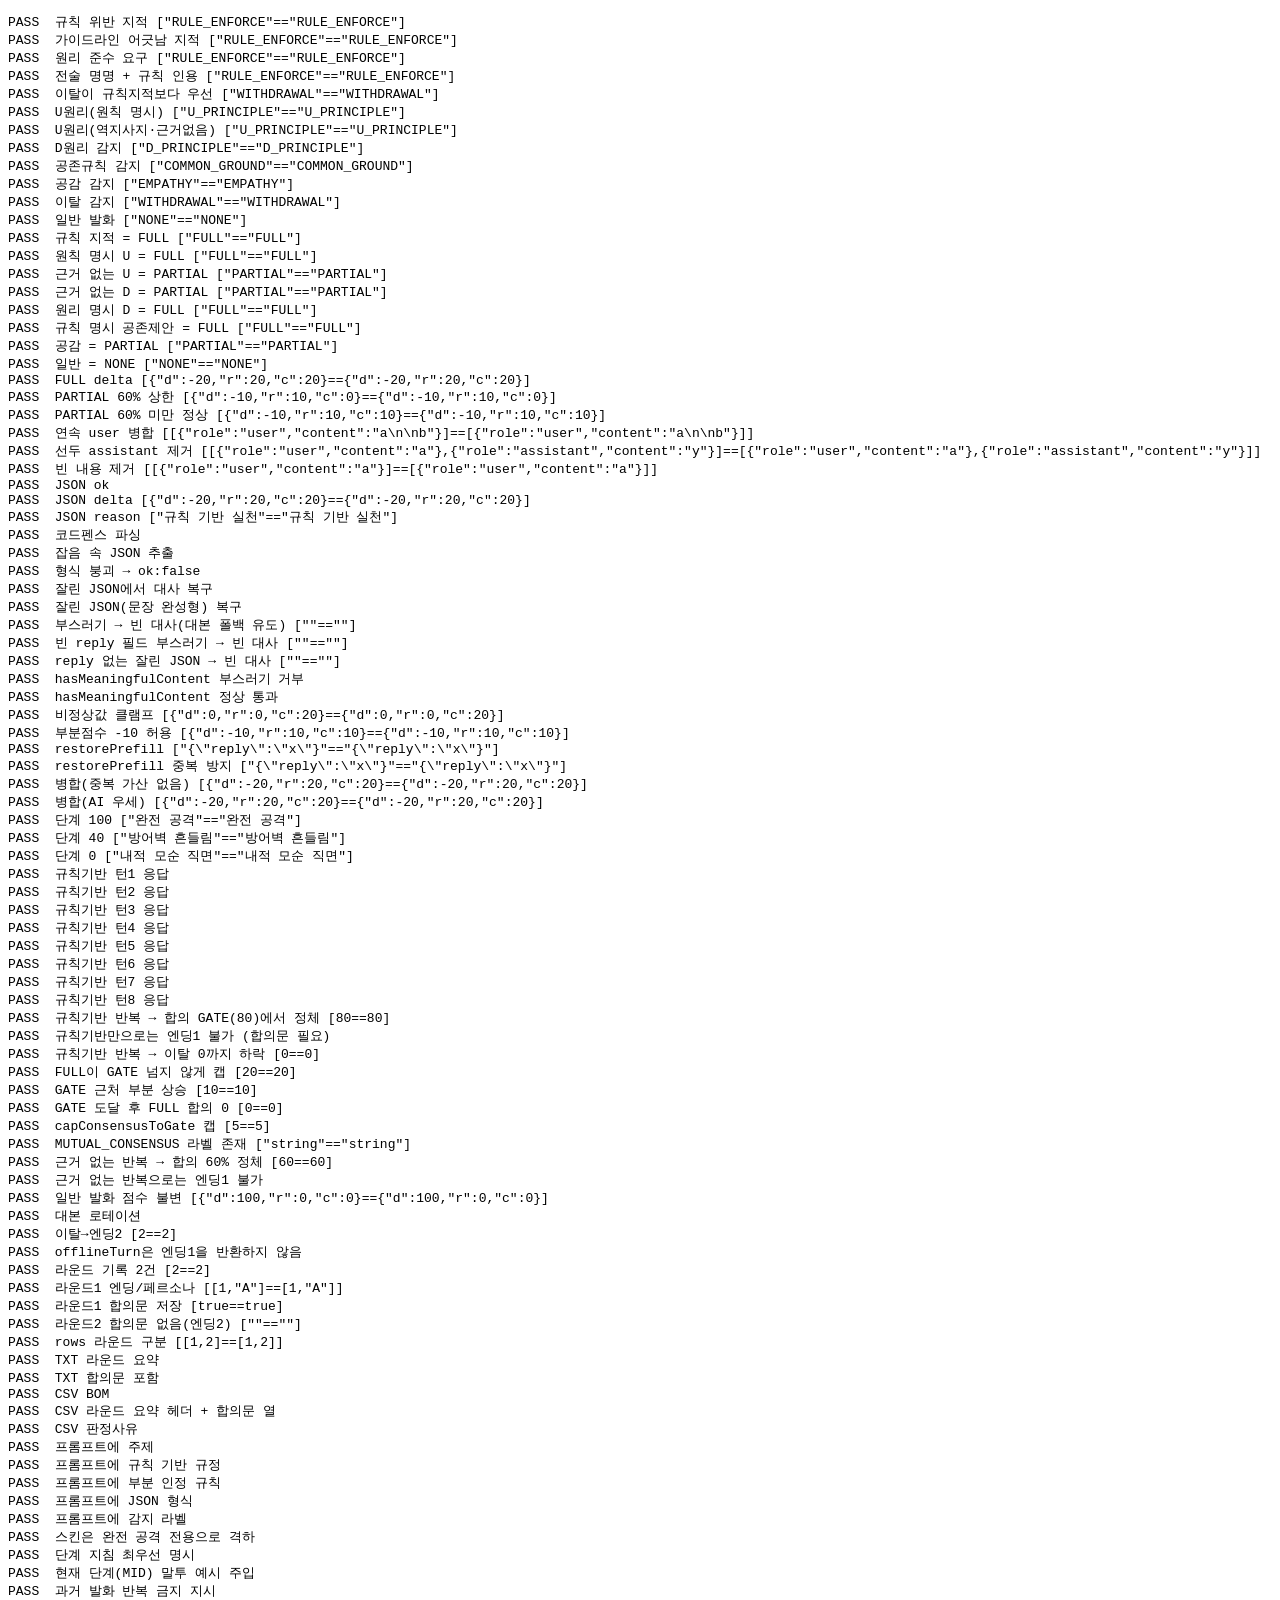
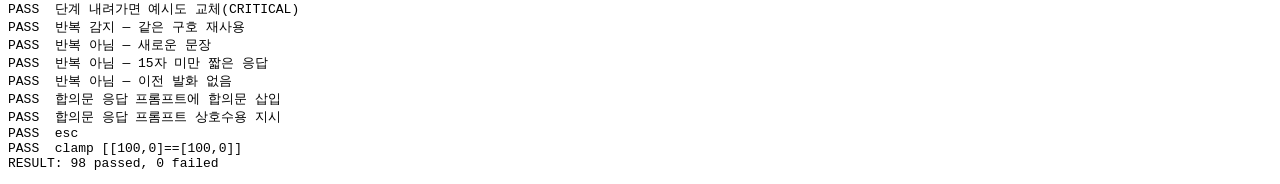
<file: tests.html>
<!DOCTYPE html>
<html lang="ko">
<head><meta charset="UTF-8"><title>unit tests</title></head>
<body>
<pre id="out"></pre>
<script src="app.js"></script>
<script>
const out=[];let pass=0,fail=0;
function T(name,cond){ if(cond){pass++;out.push('PASS  '+name);} else {fail++;out.push('FAIL  '+name);} }
function eq(name,a,b){ T(name+' ['+JSON.stringify(a)+'=='+JSON.stringify(b)+']', JSON.stringify(a)===JSON.stringify(b)); }

// ── 감지: 규칙 기반 위반 지적 (핵심 실천) ──
eq('규칙 위반 지적', detectDeliberation('우리는 서로 존중하기로 약속했는데, 당신은 지금 그 규칙을 위반하고 있습니다. 규칙에 따라 답변하세요'), 'RULE_ENFORCE');
eq('가이드라인 어긋남 지적', detectDeliberation('지금 저를 악마화하는 것은 우리 가이드라인에 어긋납니다'), 'RULE_ENFORCE');
eq('원리 준수 요구', detectDeliberation('담화 원리에 따라 답변해 주세요'), 'RULE_ENFORCE');
eq('전술 명명 + 규칙 인용', detectDeliberation('아군이냐 적군이냐는 양자택일 강요는 우리가 합의한 원칙을 무시하는 것입니다'), 'RULE_ENFORCE');
eq('이탈이 규칙지적보다 우선', detectDeliberation('규칙이 지켜지지 않으니 물러서겠습니다'), 'WITHDRAWAL');

// ── 감지: 기존 원리들 ──
eq('U원리(원칙 명시)', detectDeliberation('그 원칙을 모두에게 예외 없이 동일한 기준으로 적용해도 옳을까요?'), 'U_PRINCIPLE');
eq('U원리(역지사지·근거없음)', detectDeliberation('당신이 저라면 어떻게 느끼실 것 같나요?'), 'U_PRINCIPLE');
eq('D원리 감지', detectDeliberation('이분법을 넘어 다양한 관점의 평등한 참여가 필요합니다'), 'D_PRINCIPLE');
eq('공존규칙 감지', detectDeliberation('양쪽 모두 동의할 수 있는 최소한의 규칙을 함께 만들어 보면 어떨까요'), 'COMMON_GROUND');
eq('공감 감지', detectDeliberation('그동안 많이 힘드셨겠다는 것, 저도 이해합니다'), 'EMPATHY');
eq('이탈 감지', detectDeliberation('저는 이 공론장에서 물러서겠습니다'), 'WITHDRAWAL');
eq('일반 발화', detectDeliberation('그건 완전히 틀린 주장이에요'), 'NONE');

// ── 등급: 규칙·원리 명시 여부가 만점/부분을 가름 ──
eq('규칙 지적 = FULL', judgeMessage('우리가 약속한 규칙을 위반하고 있습니다. 규칙에 따라 답하세요').tier, 'FULL');
eq('원칙 명시 U = FULL', judgeMessage('그 원칙을 모두에게 예외 없이 적용해도 옳을까요?').tier, 'FULL');
eq('근거 없는 U = PARTIAL', judgeMessage('당신이 저라면 어떻게 느끼실 것 같나요?').tier, 'PARTIAL');
eq('근거 없는 D = PARTIAL', judgeMessage('이분법을 넘어 다양한 관점의 평등한 참여가 필요합니다').tier, 'PARTIAL');
eq('원리 명시 D = FULL', judgeMessage('담화 원리대로 다양한 관점의 평등한 참여가 필요합니다').tier, 'FULL');
eq('규칙 명시 공존제안 = FULL', judgeMessage('양쪽 모두 동의할 수 있는 최소한의 규칙을 함께 만들면 어떨까요').tier, 'FULL');
eq('공감 = PARTIAL', judgeMessage('그 마음 이해합니다').tier, 'PARTIAL');
eq('일반 = NONE', judgeMessage('말도 안 됩니다').tier, 'NONE');

// ── delta / 60% 상한 ──
S.scores={d:100,r:0,c:0};
eq('FULL delta', computeDelta('FULL'), {d:-20,r:20,c:20});
S.scores={d:100,r:0,c:65};
eq('PARTIAL 60% 상한', computeDelta('PARTIAL'), {d:-10,r:10,c:0});
S.scores={d:100,r:0,c:50};
eq('PARTIAL 60% 미만 정상', computeDelta('PARTIAL'), {d:-10,r:10,c:10});

// ── sanitizeMsgs ──
eq('연속 user 병합', sanitizeMsgs([{role:'user',content:'a'},{role:'user',content:'b'}]), [{role:'user',content:'a\n\nb'}]);
eq('선두 assistant 제거', sanitizeMsgs([{role:'assistant',content:'x'},{role:'user',content:'a'},{role:'assistant',content:'y'}]), [{role:'user',content:'a'},{role:'assistant',content:'y'}]);
eq('빈 내용 제거', sanitizeMsgs([{role:'user',content:'  '},{role:'user',content:'a'}]), [{role:'user',content:'a'}]);

// ── 구조화 JSON 파서 ──
let p=parseAIJson('{"reply":"대사입니다.","score":{"disengagement":-20,"readiness":20,"consensus":20},"reason":"규칙 기반 실천","ending":"none"}');
T('JSON ok', p.ok);
eq('JSON delta', p.delta, {d:-20,r:20,c:20});
eq('JSON reason', p.reason, '규칙 기반 실천');
p=parseAIJson('```json\n{"reply":"펜스 안 대사","score":{},"reason":"","ending":"none"}\n```');
T('코드펜스 파싱', p.ok&&p.reply==='펜스 안 대사');
p=parseAIJson('앞 잡음 {"reply":"중간 JSON","score":{},"reason":"","ending":"2"} 뒤 잡음');
T('잡음 속 JSON 추출', p.ok&&p.ending==='2');
p=parseAIJson('그냥 일반 텍스트 응답');
T('형식 붕괴 → ok:false', !p.ok&&p.reply==='그냥 일반 텍스트 응답');
// 실전 결함 케이스: 토큰 한도로 잘린 JSON / 부스러기 / 빈 응답 위장
p=parseAIJson('{"reply":"당신의 지적은 인정합니다. 하지만 우리의 대의는');
T('잘린 JSON에서 대사 복구', !p.ok&&p.reply.includes('인정합니다')&&p.reply.endsWith('…'));
p=parseAIJson('{"reply":"완성된 문장입니다."');
T('잘린 JSON(문장 완성형) 복구', !p.ok&&p.reply==='완성된 문장입니다.');
p=parseAIJson('{\n"');
eq('부스러기 → 빈 대사(대본 폴백 유도)', p.reply, '');
p=parseAIJson('{"reply":');
eq('빈 reply 필드 부스러기 → 빈 대사', p.reply, '');
p=parseAIJson('{"score":{"disengagement":-20}');
eq('reply 없는 잘린 JSON → 빈 대사', p.reply, '');
T('hasMeaningfulContent 부스러기 거부', !hasMeaningfulContent('{ "')&&!hasMeaningfulContent('')&&!hasMeaningfulContent('{}'));
T('hasMeaningfulContent 정상 통과', hasMeaningfulContent('{"reply":"안녕하세요"}')&&hasMeaningfulContent('일반 문장'));
p=parseAIJson('{"reply":"클램프","score":{"disengagement":50,"readiness":-30,"consensus":999},"reason":"","ending":"none"}');
eq('비정상값 클램프', p.delta, {d:0,r:0,c:20});
p=parseAIJson('{"reply":"부분점수","score":{"disengagement":-10,"readiness":10,"consensus":10},"reason":"","ending":"none"}');
eq('부분점수 -10 허용', p.delta, {d:-10,r:10,c:10});
eq('restorePrefill', restorePrefill('"reply":"x"}',{json:true}), '{"reply":"x"}');
eq('restorePrefill 중복 방지', restorePrefill('{"reply":"x"}',{json:true}), '{"reply":"x"}');

// ── mergeDeltas / stages ──
eq('병합(중복 가산 없음)', mergeDeltas({d:-20,r:20,c:20},{d:-20,r:20,c:20}), {d:-20,r:20,c:20});
eq('병합(AI 우세)', mergeDeltas({d:0,r:0,c:0},{d:-20,r:20,c:20}), {d:-20,r:20,c:20});
eq('단계 100', stageOf(100).label, '완전 공격');
eq('단계 40', stageOf(40).label, '방어벽 흔들림');
eq('단계 0', stageOf(0).label, '내적 모순 직면');

// ── 오프라인 시뮬레이션 1: 규칙 기반 지적 5회 → 엔딩1 ──
S.topic='동물 실험 찬반'; S.persona='A'; S.studentPos='반대'; S.aiPos='찬성';
S.scores={d:100,r:0,c:0}; S.rot={};
let last=null;
for(let i=0;i<8;i++){
  last=offlineTurn('우리는 상호 존중하기로 약속했는데 지금 그 규칙을 위반하고 있습니다. 규칙에 따라 답변하세요 ('+i+')');
  T('규칙기반 턴'+(i+1)+' 응답', typeof last.reply==='string'&&last.reply.length>5);
}
eq('규칙기반 반복 → 합의 GATE(80)에서 정체', S.scores.c, 80);
T('규칙기반만으로는 엔딩1 불가 (합의문 필요)', last.ending==null);
eq('규칙기반 반복 → 이탈 0까지 하락', S.scores.d, 0);

// ── 게이트/합의문 관문 ──
S.scores={d:20,r:80,c:60};
eq('FULL이 GATE 넘지 않게 캡', computeDelta('FULL').c, 20);
S.scores={d:20,r:80,c:70};
eq('GATE 근처 부분 상승', computeDelta('FULL').c, 10);
S.scores={d:0,r:100,c:80};
eq('GATE 도달 후 FULL 합의 0', computeDelta('FULL').c, 0);
S.scores={d:50,r:50,c:75};
eq('capConsensusToGate 캡', capConsensusToGate({d:-20,r:20,c:20}).c, 5);
eq('MUTUAL_CONSENSUS 라벨 존재', typeof DETS.MUTUAL_CONSENSUS.label, 'string');

// ── 근거 없는 표현만 반복 → 60%에서 정체 (게임 방지) ──
S.persona='B'; S.scores={d:100,r:0,c:0}; S.rot={};
let stalled=null;
for(let i=0;i<12;i++) stalled=offlineTurn('다양한 관점이 필요합니다 그렇지 않나요 ('+i+')');
eq('근거 없는 반복 → 합의 60% 정체', S.scores.c, 60);
T('근거 없는 반복으로는 엔딩1 불가', stalled.ending==null);

// ── 일반 발화 불변 / 이탈 / 로테이션 ──
S.persona='A'; S.scores={d:100,r:0,c:0}; S.rot={};
offlineTurn('말도 안 되는 소리 하지 마세요');
eq('일반 발화 점수 불변', S.scores, {d:100,r:0,c:0});
let a1=offlineTurn('아무 말 1'), a2=offlineTurn('아무 말 2');
T('대본 로테이션', a1.reply!==a2.reply);
eq('이탈→엔딩2', offlineTurn('더 이상 대화하지 않겠습니다. 물러서겠습니다.').ending, 2);
T('offlineTurn은 엔딩1을 반환하지 않음', ['A','B','C'].every(px=>{
  S.persona=px; S.scores={d:100,r:0,c:0}; S.rot={};
  let lr; for(let i=0;i<8;i++) lr=offlineTurn('약속한 가이드라인을 위반하고 있으니 규칙에 따라 답해 주세요 '+i);
  return lr.ending==null && S.scores.c===80;
}));

// ── 라운드 누적 기록 ──
S.studentName='테스트학생'; S.topic='시험 주제'; S.studentPos='찬성'; S.aiPos='반대';
S.guidelines='가이드'; S.mode='offline';
S.rows=[]; S.roundHistory=[]; S.cleared={A:false,B:false,C:false};
S.round=1; S.persona='A'; S.turns=5; S.sosLeft=3; S.scores={d:0,r:100,c:100}; S.startTime=new Date();
pushRow('학생','1라운드 발화',{det:'RULE_ENFORCE',tier:'FULL',delta:{d:-20,r:20,c:20}});
S.consensusStatement='나는 불의에 대한 분노에 동의하고, 우리의 공통 기반은 피해 예방이며, 서로 악마화하지 않기로 한다';
recordRound(1);
S.round=2; S.persona='B'; S.turns=1; S.sosLeft=2; S.scores={d:100,r:0,c:0}; S.consensusStatement='';
pushRow('학생','2라운드 발화',{det:'NONE',tier:'NONE',delta:{d:0,r:0,c:0},reason:'일방적 반박'});
S.turns=3; recordRound(2);
eq('라운드 기록 2건', S.roundHistory.length, 2);
eq('라운드1 엔딩/페르소나', [S.roundHistory[0].ending,S.roundHistory[0].persona], [1,'A']);
eq('라운드1 합의문 저장', S.roundHistory[0].statement.includes('악마화하지 않기'), true);
eq('라운드2 합의문 없음(엔딩2)', S.roundHistory[1].statement, '');
eq('rows 라운드 구분', [S.rows[0].round,S.rows[1].round], [1,2]);
let txt=buildTxt(), csv=buildCsv();
T('TXT 라운드 요약', txt.includes('── 라운드 요약 ──')&&txt.includes('라운드 2'));
T('TXT 합의문 포함', txt.includes('↳ 합의문:')&&txt.includes('피해 예방'));
T('CSV BOM', csv.charCodeAt(0)===0xFEFF);
T('CSV 라운드 요약 헤더 + 합의문 열', csv.includes('"최종합의","합의문","시작"'));
T('CSV 판정사유', csv.includes('일방적 반박'));

// ── 프롬프트 ──
S.persona='A'; S.scores={d:60,r:40,c:40};
let sp=buildSysPrompt('RULE_ENFORCE','FULL');
T('프롬프트에 주제', sp.includes(S.topic));
T('프롬프트에 규칙 기반 규정', sp.includes('규칙 기반 토론'));
T('프롬프트에 부분 인정 규칙', sp.includes('부분 인정'));
T('프롬프트에 JSON 형식', sp.includes('"reply"')&&sp.includes('"reason"'));
T('프롬프트에 감지 라벨', sp.includes('규칙 기반 위반 지적'));
// 단계 변화 관련 (프롬프트 우선순위 재구조화)
T('스킨은 완전 공격 전용으로 격하', sp.includes('80% 이상)에서만'));
T('단계 지침 최우선 명시', sp.includes('최우선 — 페르소나 기본 성향보다 우선'));
T('현재 단계(MID) 말투 예시 주입', sp.includes('말은 그럴듯하네요'));
T('과거 발화 반복 금지 지시', sp.includes('반복하지 말고'));
S.scores={d:20,r:80,c:60};
T('단계 내려가면 예시도 교체(CRITICAL)', buildSysPrompt('NONE','NONE').includes('확신이 흔들리는 게 느껴집니다'));
// 자기 모방(반복) 감지
S.history=[{role:'user',content:'질문'},{role:'assistant',content:'교묘하게 중립인 척 말장난하며 빠져나가지 마세요. 그래서 당신은 아군입니까, 적군입니까?'}];
T('반복 감지 — 같은 구호 재사용', tooRepetitive('또 묻죠. 교묘하게 중립인 척 말장난하며 빠져나가지 마세요!'));
T('반복 아님 — 새로운 문장', !tooRepetitive('그 지적은 인정하겠습니다. 하지만 선택의 순간은 반드시 옵니다.'));
T('반복 아님 — 15자 미만 짧은 응답', !tooRepetitive('...알겠습니다.'));
T('반복 아님 — 이전 발화 없음', (()=>{const h=S.history;S.history=[];const r=!tooRepetitive('교묘하게 중립인 척 말장난하며 빠져나가지 마세요');S.history=h;return r;})());
let cp=buildConsensusReplyPrompt('내가 동의하는 지점과 공통 기반');
T('합의문 응답 프롬프트에 합의문 삽입', cp.includes('내가 동의하는 지점과 공통 기반'));
T('합의문 응답 프롬프트 상호수용 지시', cp.includes('상호적 수용')||cp.includes('함께 지킬'));

// ── util ──
T('esc', esc('<b>&')==='&lt;b&gt;&amp;');
eq('clamp', [clamp(150),clamp(-5)], [100,0]);

const summary=`RESULT: ${pass} passed, ${fail} failed`;
out.push(summary);
document.getElementById('out').textContent=out.join('\n');
document.title=fail===0?'ALL PASS':'FAILURES';
console.log(summary);
</script>
</body>
</html>
</file>
